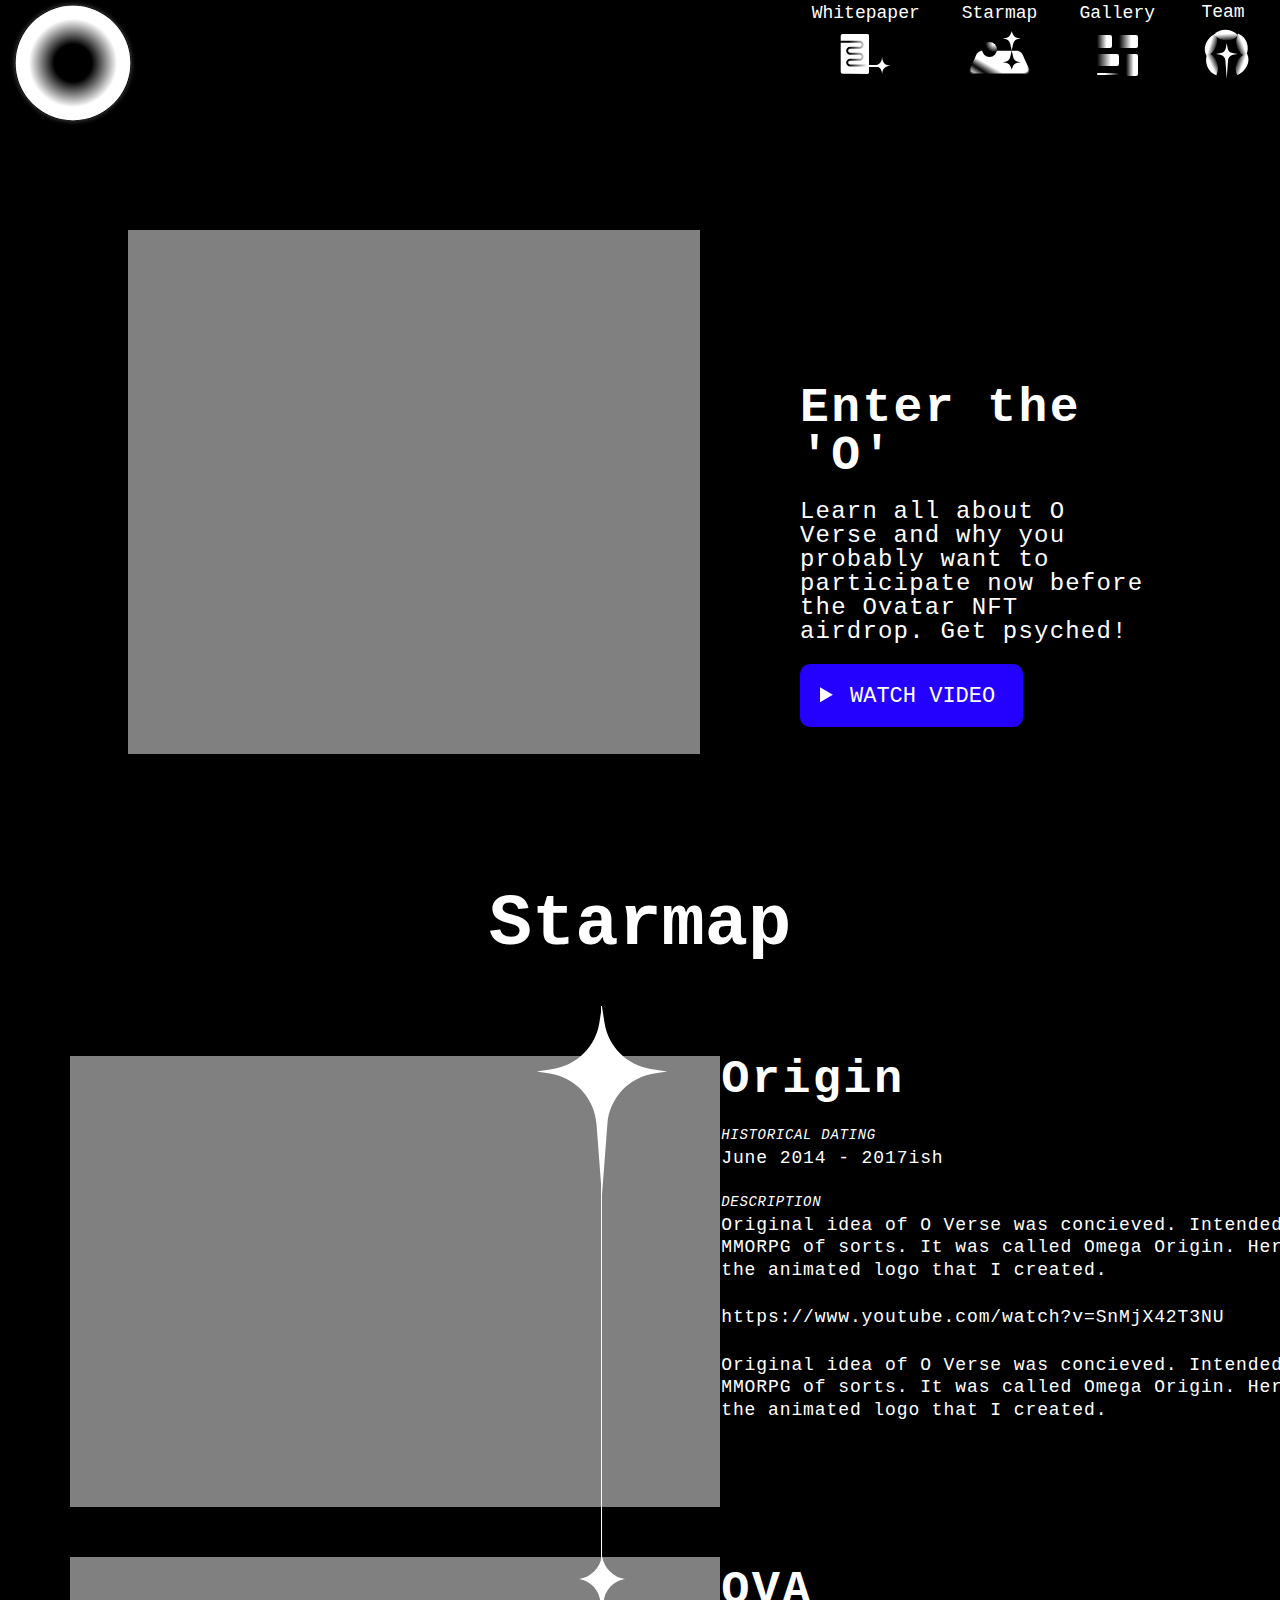
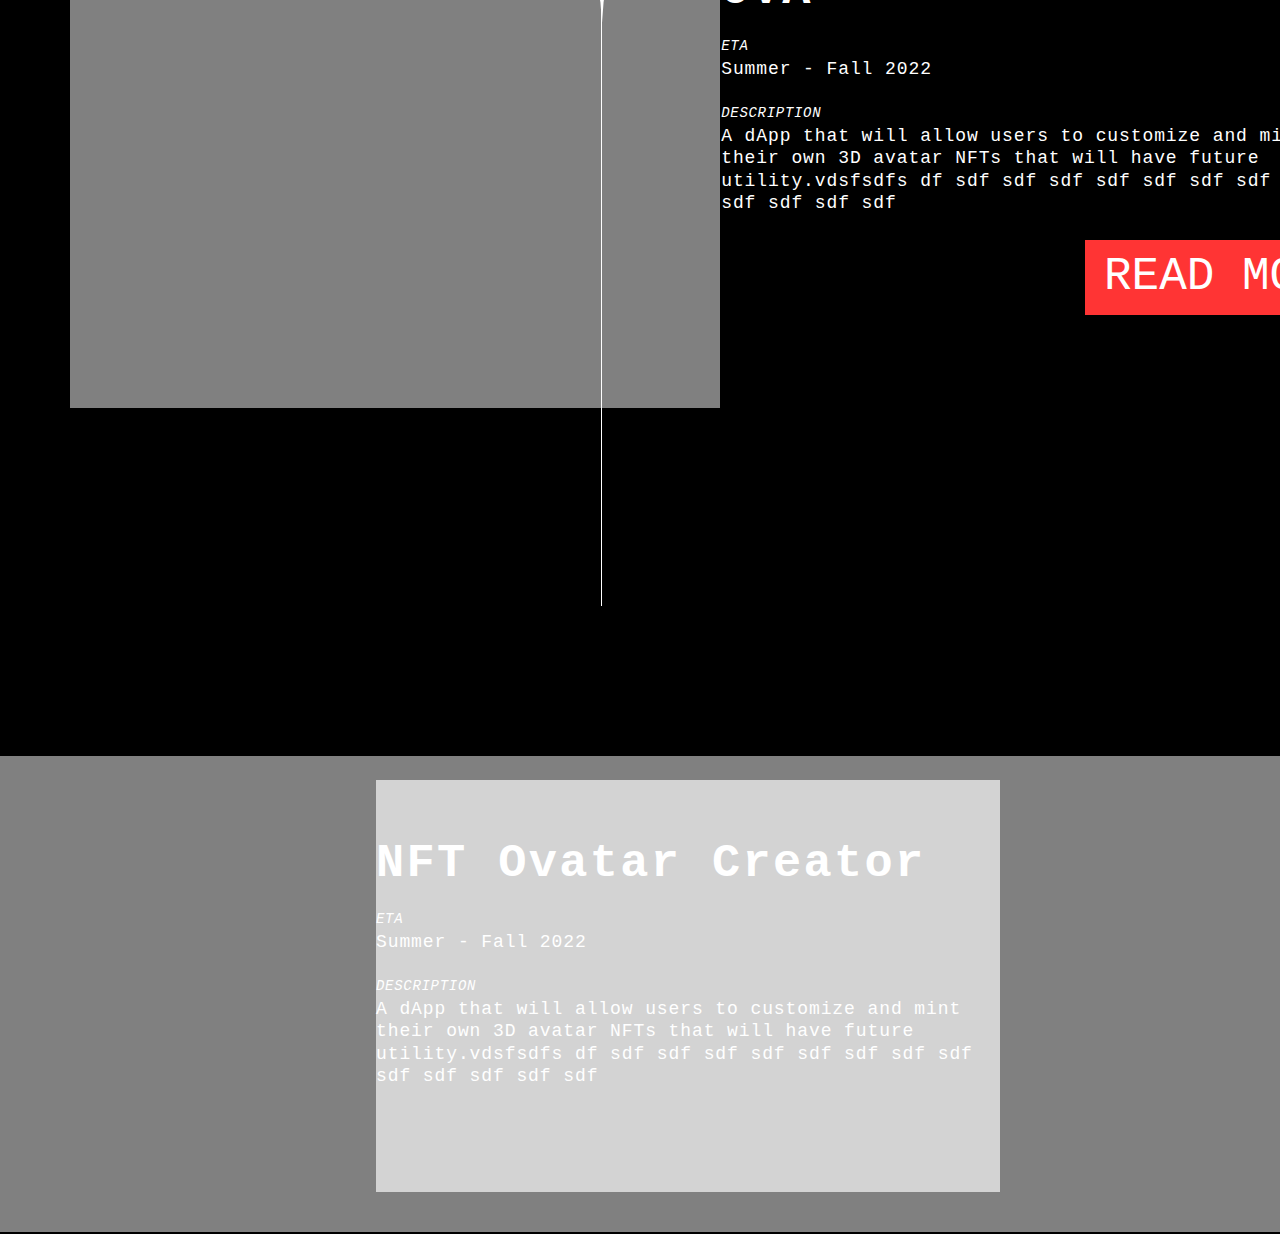
<file: index.html>
<!DOCTYPE html>
<html lang="en">
<head>
    <meta charset="UTF-8">
    <meta http-equiv="X-UA-Compatible" content="IE=edge">
    <meta name="viewport" content="width=device-width, initial-scale=1.0">
    <title>0verse website</title>
    <link rel="stylesheet" href="styles.css">
</head>
<body>
    <div class="navbar-logo-2">
      <img src="images/Ellipse 11.svg">
    </div>
    <nav class="navbar">
        <div class="navbar-container">
          <div class="navbar-logo">
            <div class="logo-animated" id="movelogo">
              <svg class="first-eye" width="126" height="126" viewBox="0 0 126 126" fill="none" xmlns="http://www.w3.org/2000/svg">
              <g filter="url(#filter0_d_189_146)">
              <circle cx="62.9997" cy="63" r="57.4338" transform="rotate(-180 62.9997 63)" fill="url(#paint0_radial_189_146)"/>
              </g>
              <defs>
              <filter id="filter0_d_189_146" x="0.56543" y="0.566132" width="124.868" height="124.868" filterUnits="userSpaceOnUse" color-interpolation-filters="sRGB">
              <feFlood flood-opacity="0" result="BackgroundImageFix"/>
              <feColorMatrix in="SourceAlpha" type="matrix" values="0 0 0 0 0 0 0 0 0 0 0 0 0 0 0 0 0 0 127 0" result="hardAlpha"/>
              <feOffset/>
              <feGaussianBlur stdDeviation="2.5"/>
              <feComposite in2="hardAlpha" operator="out"/>
              <feColorMatrix type="matrix" values="0 0 0 0 1 0 0 0 0 1 0 0 0 0 1 0 0 0 0.3 0"/>
              <feBlend mode="normal" in2="BackgroundImageFix" result="effect1_dropShadow_189_146"/>
              <feBlend mode="normal" in="SourceGraphic" in2="effect1_dropShadow_189_146" result="shape"/>
              </filter>
              <radialGradient id="paint0_radial_189_146" cx="0" cy="0" r="1" gradientUnits="userSpaceOnUse" gradientTransform="translate(62.9997 63) rotate(90) scale(86.8386)">
              <stop offset="0.215245"/>
              <stop offset="0.508418" stop-color="white"/>
              <stop offset="0.650562" stop-color="white"/>
              <stop offset="0.766054"/>
              <stop offset="0.881546"/>
              <stop offset="0.937812" stop-color="white"/>
              <stop offset="1" stop-color="white"/>
              </radialGradient>
              </defs>
              </svg>
              
              
              
              <svg class="second-eye" width="126" height="126" viewBox="0 0 126 126" fill="none" xmlns="http://www.w3.org/2000/svg">
              <g filter="url(#filter0_d_189_148)">
              <circle cx="62.9997" cy="63" r="57.4338" transform="rotate(-180 62.9997 63)" fill="url(#paint0_radial_189_148)"/>
              </g>
              <defs>
              <filter id="filter0_d_189_148" x="0.56543" y="0.566132" width="124.868" height="124.868" filterUnits="userSpaceOnUse" color-interpolation-filters="sRGB">
              <feFlood flood-opacity="0" result="BackgroundImageFix"/>
              <feColorMatrix in="SourceAlpha" type="matrix" values="0 0 0 0 0 0 0 0 0 0 0 0 0 0 0 0 0 0 127 0" result="hardAlpha"/>
              <feOffset/>
              <feGaussianBlur stdDeviation="2.5"/>
              <feComposite in2="hardAlpha" operator="out"/>
              <feColorMatrix type="matrix" values="0 0 0 0 1 0 0 0 0 1 0 0 0 0 1 0 0 0 0.3 0"/>
              <feBlend mode="normal" in2="BackgroundImageFix" result="effect1_dropShadow_189_148"/>
              <feBlend mode="normal" in="SourceGraphic" in2="effect1_dropShadow_189_148" result="shape"/>
              </filter>
              <radialGradient id="paint0_radial_189_148" cx="0" cy="0" r="1" gradientUnits="userSpaceOnUse" gradientTransform="translate(62.9997 63) rotate(90) scale(86.8386)">
              <stop offset="0.465543"/>
              <stop offset="0.62229" stop-color="white"/>
              <stop offset="0.650562" stop-color="white"/>
              <stop offset="0.766054"/>
              <stop offset="0.881546"/>
              <stop offset="0.937812" stop-color="white"/>
              <stop offset="1" stop-color="white"/>
              </radialGradient>
              </defs>
              </svg>
              </div>
              
          </div>
          <ul class="navbar-menu">
            <li class="navbar-item">     
              <a href="#" class="navbar-links">Whitepaper</a>         
              <div class="icon-whitepaper">
                <div class="white-line">
                </div>
                <div class="whitepaper-rectangle-cover">
                </div>
                <div class="whitepaper-rectangle">
               <svg width="29" height="40" viewBox="0 0 29 40" fill="none" xmlns="http://www.w3.org/2000/svg">
              <path fill-rule="evenodd" clip-rule="evenodd" d="M2.71777 0.110107C1.6132 0.110107 0.717773 1.00554 0.717773 2.11011V6.67212H19.7318C21.9367 6.67212 23.7241 8.45954 23.7241 10.6644C23.7241 12.8693 21.9367 14.6568 19.7318 14.6568H10.1492C9.04883 14.6568 8.1568 15.5488 8.1568 16.6492C8.1568 17.7495 9.04883 18.6416 10.1492 18.6416H19.7318C21.9367 18.6416 23.7241 20.429 23.7241 22.6339C23.7241 24.8388 21.9367 26.6262 19.7318 26.6262H10.1492C9.04883 26.6262 8.1568 27.5182 8.1568 28.6186C8.1568 29.719 9.04883 30.611 10.1492 30.611H28.8821V2.11011C28.8821 1.00554 27.9867 0.110107 26.8821 0.110107H2.71777ZM28.8821 32.611H10.1492C7.94426 32.611 6.1568 30.8236 6.1568 28.6186C6.1568 26.4137 7.94427 24.6262 10.1492 24.6262H19.7318C20.8321 24.6262 21.7241 23.7342 21.7241 22.6339C21.7241 21.5336 20.8321 20.6416 19.7318 20.6416H10.1492C7.94426 20.6416 6.1568 18.8541 6.1568 16.6492C6.1568 14.4442 7.94426 12.6568 10.1492 12.6568H19.7318C20.8321 12.6568 21.7241 11.7648 21.7241 10.6644C21.7241 9.56411 20.8321 8.67212 19.7318 8.67212H0.717773V37.7487C0.717773 38.8533 1.6132 39.7487 2.71777 39.7487H26.8821C27.9867 39.7487 28.8821 38.8533 28.8821 37.7487V32.611Z" fill="white"/>
              </svg>
              
                </div>
                
                <div class="whitepaper-white-star">
                  <svg width="20" height="17" viewBox="0 0 20 17" fill="none" xmlns="http://www.w3.org/2000/svg">
              <path d="M11.089 0.331787L11.4162 2.44002C11.8837 5.45257 14.2472 7.8161 17.2598 8.28365L19.368 8.61085L17.2598 8.93805C14.2472 9.4056 11.8837 11.7691 11.4162 14.7817L11.089 16.8899L10.7917 14.9748C10.3099 11.8704 7.81889 9.46716 4.69918 9.09707L0.600586 8.61085L4.69918 8.12463C7.81889 7.75454 10.3099 5.35135 10.7917 2.24693L11.089 0.331787Z" fill="white"/>
              </svg>
              
                </div>
                
                <div class="whitepaper-black-star">
                 <svg width="29" height="29" viewBox="0 0 29 29" fill="none" xmlns="http://www.w3.org/2000/svg">
              <g filter="url(#filter0_i_175_73)">
              <path d="M14.0823 0L15.3745 7.84504C15.7926 10.3829 17.7817 12.3721 20.3196 12.7901L28.1646 14.0823L20.3196 15.3745C17.7817 15.7926 15.7926 17.7817 15.3745 20.3196L14.0823 28.1646L12.7901 20.3196C12.3721 17.7817 10.3829 15.7926 7.84505 15.3745L0 14.0823L7.84504 12.7901C10.3829 12.3721 12.3721 10.3829 12.7901 7.84505L14.0823 0Z" fill="black"/>
              </g>
              <defs>
              <filter id="filter0_i_175_73" x="0" y="0" width="28.165" height="28.1646" filterUnits="userSpaceOnUse" color-interpolation-filters="sRGB">
              <feFlood flood-opacity="0" result="BackgroundImageFix"/>
              <feBlend mode="normal" in="SourceGraphic" in2="BackgroundImageFix" result="shape"/>
              <feColorMatrix in="SourceAlpha" type="matrix" values="0 0 0 0 0 0 0 0 0 0 0 0 0 0 0 0 0 0 127 0" result="hardAlpha"/>
              <feOffset/>
              <feGaussianBlur stdDeviation="1.5"/>
              <feComposite in2="hardAlpha" operator="arithmetic" k2="-1" k3="1"/>
              <feColorMatrix type="matrix" values="0 0 0 0 1 0 0 0 0 1 0 0 0 0 1 0 0 0 1 0"/>
              <feBlend mode="normal" in2="shape" result="effect1_innerShadow_175_73"/>
              </filter>
              </defs>
              </svg>
                </div>
              </div>
              
            </li>
            <li class="navbar-item">
              <a href="index.html" class="navbar-links">
              <p>Starmap</p>
              <div class="icon-starmap">
                <div class="box"></div>
                <div class="sphere"></div>
              
              
              <svg class="starmap-blackstar" width="19" height="20" viewBox="0 0 19 20" fill="none" xmlns="http://www.w3.org/2000/svg">
              <path d="M18.7529 12.2891L16.1242 11.8502C13.722 11.4492 11.8005 9.63582 11.2612 7.26083L9.71057 0.432613L8.15997 7.26081C7.62064 9.6358 5.69917 11.4492 3.29696 11.8502L0.668312 12.2891L3.92925 12.8335C6.00175 13.1795 7.74224 14.5844 8.51769 16.5373L9.71057 19.5414L10.9034 16.5373C11.6789 14.5844 13.4194 13.1795 15.4919 12.8335L18.7529 12.2891Z" fill="black"/>
              </svg>
              <svg class="starmap-whitestar" width="19" height="20" viewBox="0 0 19 20" fill="none" xmlns="http://www.w3.org/2000/svg">
              <path d="M18.7529 7.57588L16.1242 8.01476C13.722 8.41582 11.8005 10.2292 11.2612 12.6042L9.71057 19.4324L8.15997 12.6042C7.62064 10.2292 5.69917 8.41582 3.29696 8.01478L0.668312 7.57593L3.92925 7.03152C6.00175 6.68552 7.74224 5.28059 8.51769 3.32773L9.71057 0.323609L10.9034 3.3277C11.6789 5.28057 13.4194 6.68551 15.4919 7.03149L18.7529 7.57588Z" fill="white"/>
              </svg>
              </div>
              </a>
            </li>
            <li class="navbar-item">
              <a href="#" class="navbar-links">Gallery</a>
              <div class="icon-gallery">
                <div class="rect-1"></div>
                <div class="rect-1-glow"></div>
                <div class="rect-2"></div>
                <div class="rect-2-glow"></div>
                <div class="rect-3"></div>
                <div class="rect-3-glow"></div>
                <div class="rect-4"></div>
                <div class="rect-4-glow"></div>
                <div class="rect-5"></div>
                <div class="rect-5-glow"></div>
              </div>
            </li>
            <li class="navbar-item">
              <a href="team.html" class="navbar-links">
                <p>Team</p>
              <div class="icon-team">
                <div class="ellipse-1"></div>
                <div class="ellipse-2"></div>
                <div class="ellipse-3"></div>
                <div class="ellipse-4"></div>
                <div class="ellipse-5"></div>
                <div class="team-star">
              <svg  width="23" height="36" viewBox="0 0 23 36" fill="none" xmlns="http://www.w3.org/2000/svg">
              <path id="star" d="M11.7131 0.138885L12.6459 5.20225C13.0968 7.64986 15.012 9.56501 17.4596 10.0159L22.5229 10.9487L17.9565 11.7899C15.2699 12.2849 13.2568 14.5321 13.0592 17.2567L11.7131 35.8188L10.367 17.2567C10.1694 14.5321 8.15633 12.2849 5.46977 11.7899L0.90332 10.9487L5.96668 10.0159C8.4143 9.56501 10.3294 7.64986 10.7803 5.20225L11.7131 0.138885Z" fill="white"/>
              </svg>
              </div>
                
              <div class="team-star-2">
                 <svg class="star-two" width="43" height="57" viewBox="0 0 43 57" fill="none" xmlns="http://www.w3.org/2000/svg">
                  <g filter="url(#filter0_d_189_106)">
                    <path d="M21.7131 10.4358L22.6459 15.4991C23.0968 17.9467 25.012 19.8619 27.4596 20.3128L32.5229 21.2456L27.9565 22.0868C25.2699 22.5817 23.2568 24.8289 23.0592 27.5535L21.7131 46.1157L20.367 27.5535C20.1694 24.8289 18.1563 22.5817 15.4698 22.0868L10.9033 21.2456L15.9667 20.3128C18.4143 19.8619 20.3294 17.9467 20.7803 15.4991L21.7131 10.4358Z" fill="white"/>
                  </g>
                  <defs>
                  <filter id="filter0_d_189_106" x="0.90332" y="0.43576" width="41.6191" height="55.6799" filterUnits="userSpaceOnUse" color-interpolation-filters="sRGB">
                  <feFlood flood-opacity="0" result="BackgroundImageFix"/>
                  <feColorMatrix in="SourceAlpha" type="matrix" values="0 0 0 0 0 0 0 0 0 0 0 0 0 0 0 0 0 0 127 0" result="hardAlpha"/>
                  <feOffset/>
                  <feGaussianBlur stdDeviation="5"/>
                  <feComposite in2="hardAlpha" operator="out"/>
                  <feColorMatrix type="matrix" values="0 0 0 0 1 0 0 0 0 1 0 0 0 0 1 0 0 0 1 0"/>
                  <feBlend mode="normal" in2="BackgroundImageFix" result="effect1_dropShadow_189_106"/>
                  <feBlend mode="normal" in="SourceGraphic" in2="effect1_dropShadow_189_106" result="shape"/>
                  </filter>
                  </defs>
                  </svg>
              </div>
              </div>
              </a>
              
            </li> 
          </ul>
        </div>
      </nav>
      <section class="hero">
        <div class="container">
          <div class="content">
            <div class="video"></div>
            <div class="text-wrapper">
              <h3>Enter the 'O'</h3>
              <div class="introduction">
                <p>Learn all about O Verse and why you probably want to participate now before the Ovatar NFT airdrop. Get psyched!</p>
              </div>
              <button class="watch">
                <svg width="13" height="16" viewBox="0 0 13 16" fill="none" xmlns="http://www.w3.org/2000/svg">
                  <path d="M12.8594 7.73342L-0.00079506 15.1582L-0.000794411 0.308593L12.8594 7.73342Z" fill="white"/>
                  </svg>
          
                <p>watch video</p>
              
              </button>
            </div>
          </div>
        </div>
      </section>
      <section class="starmap">
        <div class="container">
          <h1>Starmap</h1>
          <div class="columns">
            <div class="column-1">
              <div class="info-left"></div>
              <div class="info-left"></div>
            </div>
            <div class="column-2">
              <div class="big-star">
                <svg width="132" height="190" viewBox="0 0 132 190" fill="none" xmlns="http://www.w3.org/2000/svg">
                  <path d="M0.593745 65.5106L17.2319 62.9284C41.0069 59.2384 59.6598 40.5856 63.3497 16.8106L65.932 0.172437L68.5142 16.8106C72.2041 40.5856 90.857 59.2384 114.632 62.9284L131.27 65.5106L117.994 67.5711C92.6396 71.5062 73.3318 92.3806 71.3826 117.965L65.932 189.507L60.4813 117.965C58.5321 92.3805 39.2243 71.5062 13.8696 67.5711L0.593745 65.5106Z" fill="white"/>
                  </svg>                  
              </div>
              <div class="starline">
              </div>
              <div class="small-star">
                <svg width="46" height="67" viewBox="0 0 46 67" fill="none" xmlns="http://www.w3.org/2000/svg">
                  <path d="M-1.918e-06 23.1213C11.8571 21.2713 21.1689 11.8601 23 -1.00536e-06C24.8311 11.8601 34.1429 21.2713 46 23.1212C34.3363 24.941 25.4593 34.5497 24.5672 46.3208L23 67L21.4328 46.3208C20.5407 34.5497 11.6637 24.941 -1.918e-06 23.1213Z" fill="white"/>
                  </svg>                  
              </div>
            </div>
            <div class="column-3">
              <div class="info-right">
                <h4>Origin</h4>
                <h5>Historical Dating</h5>
                <p>June 2014 - 2017ish</p>
                <h5>Description</h5>
                <p>Original idea of O Verse was concieved. Intended as an MMORPG of sorts. It was called Omega Origin. Here is the animated logo that I created.</p>
          
                <p> https://www.youtube.com/watch?v=SnMjX42T3NU</p>
                <p>Original idea of O Verse was concieved. Intended as an MMORPG of sorts. It was called Omega Origin. Here is the animated logo that I created.
                </p>
              </div>
              <div class="info-right">
                <h4>OVA</h4>
                <h5>ETA</h5>
                <p>Summer - Fall 2022</p>
                <h5>Description</h5>
                <p>A dApp that will allow users to customize and mint their own 3D avatar NFTs that will have future utility.vdsfsdfs df sdf sdf sdf sdf sdf sdf sdf sdf sdf sdf sdf sdf sdf </p>
                <div class="read-more-wrapper"><button class="read-more">Read more</button></div>
              </div>
            </div>
          </div>
        </div>
      </section>
      <section class="Nft-creator">
        <div class="main-creator">
          <div class="creator-box">
            <h4>NFT Ovatar Creator</h4>
            <h5>ETA</h5>
                <p>Summer - Fall 2022</p>
                <h5>Description</h5>
                <p>A dApp that will allow users to customize and mint their own 3D avatar NFTs that will have future utility.vdsfsdfs df sdf sdf sdf sdf sdf sdf sdf sdf sdf sdf sdf sdf sdf </p>
          </div>
        </div>
      </section>
</body>
</html>
</file>
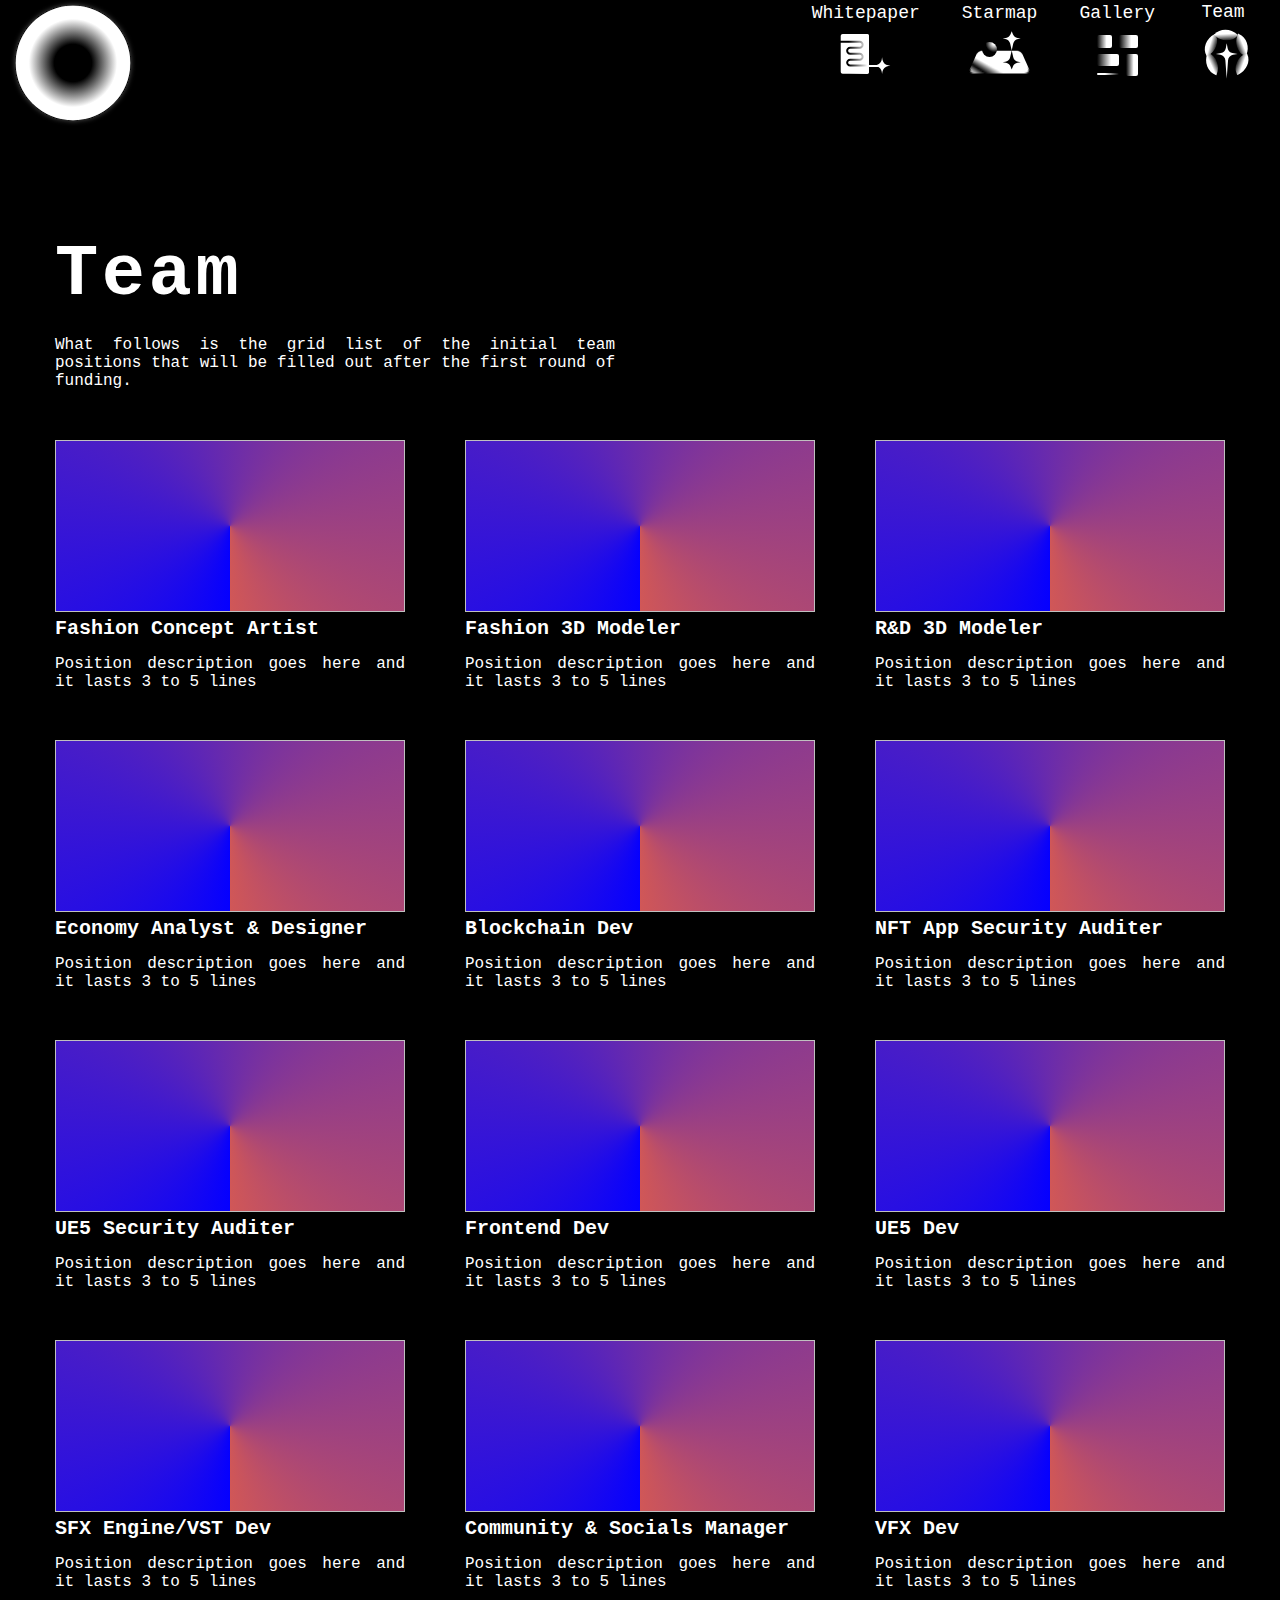
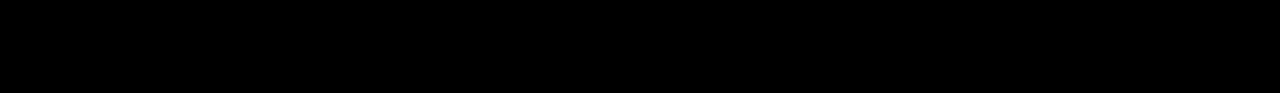
<file: team.html>
<!DOCTYPE html>
<html lang="en">
<head>
    <meta charset="UTF-8">
    <meta http-equiv="X-UA-Compatible" content="IE=edge">
    <meta name="viewport" content="width=device-width, initial-scale=1.0">
    <title>0verse website</title>
    <link rel="stylesheet" href="styles.css">
</head>
<body>
    <div class="navbar-logo-2">
      <img src="images/Ellipse 11.svg">
    </div>
    <nav class="navbar">
        <div class="navbar-container">
          <div class="navbar-logo">
            <div class="logo-animated" id="movelogo">
              <svg class="first-eye" width="126" height="126" viewBox="0 0 126 126" fill="none" xmlns="http://www.w3.org/2000/svg">
              <g filter="url(#filter0_d_189_146)">
              <circle cx="62.9997" cy="63" r="57.4338" transform="rotate(-180 62.9997 63)" fill="url(#paint0_radial_189_146)"/>
              </g>
              <defs>
              <filter id="filter0_d_189_146" x="0.56543" y="0.566132" width="124.868" height="124.868" filterUnits="userSpaceOnUse" color-interpolation-filters="sRGB">
              <feFlood flood-opacity="0" result="BackgroundImageFix"/>
              <feColorMatrix in="SourceAlpha" type="matrix" values="0 0 0 0 0 0 0 0 0 0 0 0 0 0 0 0 0 0 127 0" result="hardAlpha"/>
              <feOffset/>
              <feGaussianBlur stdDeviation="2.5"/>
              <feComposite in2="hardAlpha" operator="out"/>
              <feColorMatrix type="matrix" values="0 0 0 0 1 0 0 0 0 1 0 0 0 0 1 0 0 0 0.3 0"/>
              <feBlend mode="normal" in2="BackgroundImageFix" result="effect1_dropShadow_189_146"/>
              <feBlend mode="normal" in="SourceGraphic" in2="effect1_dropShadow_189_146" result="shape"/>
              </filter>
              <radialGradient id="paint0_radial_189_146" cx="0" cy="0" r="1" gradientUnits="userSpaceOnUse" gradientTransform="translate(62.9997 63) rotate(90) scale(86.8386)">
              <stop offset="0.215245"/>
              <stop offset="0.508418" stop-color="white"/>
              <stop offset="0.650562" stop-color="white"/>
              <stop offset="0.766054"/>
              <stop offset="0.881546"/>
              <stop offset="0.937812" stop-color="white"/>
              <stop offset="1" stop-color="white"/>
              </radialGradient>
              </defs>
              </svg>
        
              
              
              <svg class="second-eye" width="126" height="126" viewBox="0 0 126 126" fill="none" xmlns="http://www.w3.org/2000/svg">
              <g filter="url(#filter0_d_189_148)">
              <circle cx="62.9997" cy="63" r="57.4338" transform="rotate(-180 62.9997 63)" fill="url(#paint0_radial_189_148)"/>
              </g>
              <defs>
              <filter id="filter0_d_189_148" x="0.56543" y="0.566132" width="124.868" height="124.868" filterUnits="userSpaceOnUse" color-interpolation-filters="sRGB">
              <feFlood flood-opacity="0" result="BackgroundImageFix"/>
              <feColorMatrix in="SourceAlpha" type="matrix" values="0 0 0 0 0 0 0 0 0 0 0 0 0 0 0 0 0 0 127 0" result="hardAlpha"/>
              <feOffset/>
              <feGaussianBlur stdDeviation="2.5"/>
              <feComposite in2="hardAlpha" operator="out"/>
              <feColorMatrix type="matrix" values="0 0 0 0 1 0 0 0 0 1 0 0 0 0 1 0 0 0 0.3 0"/>
              <feBlend mode="normal" in2="BackgroundImageFix" result="effect1_dropShadow_189_148"/>
              <feBlend mode="normal" in="SourceGraphic" in2="effect1_dropShadow_189_148" result="shape"/>
              </filter>
              <radialGradient id="paint0_radial_189_148" cx="0" cy="0" r="1" gradientUnits="userSpaceOnUse" gradientTransform="translate(62.9997 63) rotate(90) scale(86.8386)">
              <stop offset="0.465543"/>
              <stop offset="0.62229" stop-color="white"/>
              <stop offset="0.650562" stop-color="white"/>
              <stop offset="0.766054"/>
              <stop offset="0.881546"/>
              <stop offset="0.937812" stop-color="white"/>
              <stop offset="1" stop-color="white"/>
              </radialGradient>
              </defs>
              </svg>
              </div>
          </div>
          <ul class="navbar-menu">
            <li class="navbar-item">     
              <a href="#" class="navbar-links">Whitepaper</a>         
              <div class="icon-whitepaper">
                <div class="white-line">
                </div>
                <div class="whitepaper-rectangle-cover">
                </div>
                <div class="whitepaper-rectangle">
               <svg width="29" height="40" viewBox="0 0 29 40" fill="none" xmlns="http://www.w3.org/2000/svg">
              <path fill-rule="evenodd" clip-rule="evenodd" d="M2.71777 0.110107C1.6132 0.110107 0.717773 1.00554 0.717773 2.11011V6.67212H19.7318C21.9367 6.67212 23.7241 8.45954 23.7241 10.6644C23.7241 12.8693 21.9367 14.6568 19.7318 14.6568H10.1492C9.04883 14.6568 8.1568 15.5488 8.1568 16.6492C8.1568 17.7495 9.04883 18.6416 10.1492 18.6416H19.7318C21.9367 18.6416 23.7241 20.429 23.7241 22.6339C23.7241 24.8388 21.9367 26.6262 19.7318 26.6262H10.1492C9.04883 26.6262 8.1568 27.5182 8.1568 28.6186C8.1568 29.719 9.04883 30.611 10.1492 30.611H28.8821V2.11011C28.8821 1.00554 27.9867 0.110107 26.8821 0.110107H2.71777ZM28.8821 32.611H10.1492C7.94426 32.611 6.1568 30.8236 6.1568 28.6186C6.1568 26.4137 7.94427 24.6262 10.1492 24.6262H19.7318C20.8321 24.6262 21.7241 23.7342 21.7241 22.6339C21.7241 21.5336 20.8321 20.6416 19.7318 20.6416H10.1492C7.94426 20.6416 6.1568 18.8541 6.1568 16.6492C6.1568 14.4442 7.94426 12.6568 10.1492 12.6568H19.7318C20.8321 12.6568 21.7241 11.7648 21.7241 10.6644C21.7241 9.56411 20.8321 8.67212 19.7318 8.67212H0.717773V37.7487C0.717773 38.8533 1.6132 39.7487 2.71777 39.7487H26.8821C27.9867 39.7487 28.8821 38.8533 28.8821 37.7487V32.611Z" fill="white"/>
              </svg>
              
                </div>
                
                <div class="whitepaper-white-star">
                  <svg width="20" height="17" viewBox="0 0 20 17" fill="none" xmlns="http://www.w3.org/2000/svg">
              <path d="M11.089 0.331787L11.4162 2.44002C11.8837 5.45257 14.2472 7.8161 17.2598 8.28365L19.368 8.61085L17.2598 8.93805C14.2472 9.4056 11.8837 11.7691 11.4162 14.7817L11.089 16.8899L10.7917 14.9748C10.3099 11.8704 7.81889 9.46716 4.69918 9.09707L0.600586 8.61085L4.69918 8.12463C7.81889 7.75454 10.3099 5.35135 10.7917 2.24693L11.089 0.331787Z" fill="white"/>
              </svg>
              
                </div>
                
                <div class="whitepaper-black-star">
                 <svg width="29" height="29" viewBox="0 0 29 29" fill="none" xmlns="http://www.w3.org/2000/svg">
              <g filter="url(#filter0_i_175_73)">
              <path d="M14.0823 0L15.3745 7.84504C15.7926 10.3829 17.7817 12.3721 20.3196 12.7901L28.1646 14.0823L20.3196 15.3745C17.7817 15.7926 15.7926 17.7817 15.3745 20.3196L14.0823 28.1646L12.7901 20.3196C12.3721 17.7817 10.3829 15.7926 7.84505 15.3745L0 14.0823L7.84504 12.7901C10.3829 12.3721 12.3721 10.3829 12.7901 7.84505L14.0823 0Z" fill="black"/>
              </g>
              <defs>
              <filter id="filter0_i_175_73" x="0" y="0" width="28.165" height="28.1646" filterUnits="userSpaceOnUse" color-interpolation-filters="sRGB">
              <feFlood flood-opacity="0" result="BackgroundImageFix"/>
              <feBlend mode="normal" in="SourceGraphic" in2="BackgroundImageFix" result="shape"/>
              <feColorMatrix in="SourceAlpha" type="matrix" values="0 0 0 0 0 0 0 0 0 0 0 0 0 0 0 0 0 0 127 0" result="hardAlpha"/>
              <feOffset/>
              <feGaussianBlur stdDeviation="1.5"/>
              <feComposite in2="hardAlpha" operator="arithmetic" k2="-1" k3="1"/>
              <feColorMatrix type="matrix" values="0 0 0 0 1 0 0 0 0 1 0 0 0 0 1 0 0 0 1 0"/>
              <feBlend mode="normal" in2="shape" result="effect1_innerShadow_175_73"/>
              </filter>
              </defs>
              </svg>
                </div>
              </div>
              
            </li>
            <li class="navbar-item">
              <a href="index.html" class="navbar-links">
                  <p>Starmap</p>
              <div class="icon-starmap">
                <div class="box"></div>
                <div class="sphere"></div>
              
              
              <svg class="starmap-blackstar" width="19" height="20" viewBox="0 0 19 20" fill="none" xmlns="http://www.w3.org/2000/svg">
              <path d="M18.7529 12.2891L16.1242 11.8502C13.722 11.4492 11.8005 9.63582 11.2612 7.26083L9.71057 0.432613L8.15997 7.26081C7.62064 9.6358 5.69917 11.4492 3.29696 11.8502L0.668312 12.2891L3.92925 12.8335C6.00175 13.1795 7.74224 14.5844 8.51769 16.5373L9.71057 19.5414L10.9034 16.5373C11.6789 14.5844 13.4194 13.1795 15.4919 12.8335L18.7529 12.2891Z" fill="black"/>
              </svg>
              <svg class="starmap-whitestar" width="19" height="20" viewBox="0 0 19 20" fill="none" xmlns="http://www.w3.org/2000/svg">
              <path d="M18.7529 7.57588L16.1242 8.01476C13.722 8.41582 11.8005 10.2292 11.2612 12.6042L9.71057 19.4324L8.15997 12.6042C7.62064 10.2292 5.69917 8.41582 3.29696 8.01478L0.668312 7.57593L3.92925 7.03152C6.00175 6.68552 7.74224 5.28059 8.51769 3.32773L9.71057 0.323609L10.9034 3.3277C11.6789 5.28057 13.4194 6.68551 15.4919 7.03149L18.7529 7.57588Z" fill="white"/>
              </svg>
              </div>
              </a>
            </li>
            <li class="navbar-item">
              <a href="#" class="navbar-links">Gallery</a>
              <div class="icon-gallery">
                <div class="rect-1"></div>
                <div class="rect-1-glow"></div>
                <div class="rect-2"></div>
                <div class="rect-2-glow"></div>
                <div class="rect-3"></div>
                <div class="rect-3-glow"></div>
                <div class="rect-4"></div>
                <div class="rect-4-glow"></div>
                <div class="rect-5"></div>
                <div class="rect-5-glow"></div>
              </div>
            </li>
            <li class="navbar-item">
              <a href="team.html" class="navbar-links">
                  <p>Team</p>
              <div class="icon-team">
                <div class="ellipse-1"></div>
                <div class="ellipse-2"></div>
                <div class="ellipse-3"></div>
                <div class="ellipse-4"></div>
                <div class="ellipse-5"></div>
                <div class="team-star">
              <svg  width="23" height="36" viewBox="0 0 23 36" fill="none" xmlns="http://www.w3.org/2000/svg">
              <path id="star" d="M11.7131 0.138885L12.6459 5.20225C13.0968 7.64986 15.012 9.56501 17.4596 10.0159L22.5229 10.9487L17.9565 11.7899C15.2699 12.2849 13.2568 14.5321 13.0592 17.2567L11.7131 35.8188L10.367 17.2567C10.1694 14.5321 8.15633 12.2849 5.46977 11.7899L0.90332 10.9487L5.96668 10.0159C8.4143 9.56501 10.3294 7.64986 10.7803 5.20225L11.7131 0.138885Z" fill="white"/>
              </svg>
              </div>
                
              <div class="team-star-2">
                 <svg class="star-two" width="43" height="57" viewBox="0 0 43 57" fill="none" xmlns="http://www.w3.org/2000/svg">
                  <g filter="url(#filter0_d_189_106)">
                    <path d="M21.7131 10.4358L22.6459 15.4991C23.0968 17.9467 25.012 19.8619 27.4596 20.3128L32.5229 21.2456L27.9565 22.0868C25.2699 22.5817 23.2568 24.8289 23.0592 27.5535L21.7131 46.1157L20.367 27.5535C20.1694 24.8289 18.1563 22.5817 15.4698 22.0868L10.9033 21.2456L15.9667 20.3128C18.4143 19.8619 20.3294 17.9467 20.7803 15.4991L21.7131 10.4358Z" fill="white"/>
                  </g>
                  <defs>
                  <filter id="filter0_d_189_106" x="0.90332" y="0.43576" width="41.6191" height="55.6799" filterUnits="userSpaceOnUse" color-interpolation-filters="sRGB">
                  <feFlood flood-opacity="0" result="BackgroundImageFix"/>
                  <feColorMatrix in="SourceAlpha" type="matrix" values="0 0 0 0 0 0 0 0 0 0 0 0 0 0 0 0 0 0 127 0" result="hardAlpha"/>
                  <feOffset/>
                  <feGaussianBlur stdDeviation="5"/>
                  <feComposite in2="hardAlpha" operator="out"/>
                  <feColorMatrix type="matrix" values="0 0 0 0 1 0 0 0 0 1 0 0 0 0 1 0 0 0 1 0"/>
                  <feBlend mode="normal" in2="BackgroundImageFix" result="effect1_dropShadow_189_106"/>
                  <feBlend mode="normal" in="SourceGraphic" in2="effect1_dropShadow_189_106" result="shape"/>
                  </filter>
                  </defs>
                  </svg>
              </div>
              </div>
              </a>
              
            </li> 
          </ul>
        </div>
      </nav>
      <section class="Team">
        <div class="container">
          <div class="grid-section">
                  <div class="grid-collection-wrapper">
                    <h2>Team</h2>
            <p>What follows is the grid list of the initial team positions that will be filled out after the first round of funding.</p>
                    <div class="grid-collection">
                        <div class="team-member">
                          <img>
                          <h6>Fashion Concept Artist</h6>
                          <p class="position-description">Position description goes here and it lasts 3 to 5 lines</p>
                        </div>
                        <div class="team-member">
                          <img>
                          <h6>Fashion 3D Modeler</h6>
                          <p class="position-description">Position description goes here and it lasts 3 to 5 lines</p>
                        </div>
                        <div class="team-member">
                          <img>
                          <h6>R&D 3D Modeler</h6>
                          <p class="position-description">Position description goes here and it lasts 3 to 5 lines</p>
                        </div>
                        <div class="team-member">
                          <img>
                          <h6>Economy Analyst & Designer</h6>
                          <p class="position-description">Position description goes here and it lasts 3 to 5 lines</p>
                        </div>
                        <div class="team-member">
                          <img>
                          <h6>Blockchain Dev</h6>
                          <p class="position-description">Position description goes here and it lasts 3 to 5 lines</p>
                        </div>
                        <div class="team-member">
                          <img>
                          <h6>NFT App Security Auditer</h6>
                          <p class="position-description">Position description goes here and it lasts 3 to 5 lines</p>
                        </div>
                        <div class="team-member">
                          <img>
                          <h6>UE5 Security Auditer</h6>
                          <p class="position-description">Position description goes here and it lasts 3 to 5 lines</p>
                        </div>
                        <div class="team-member">
                          <img>
                          <h6>Frontend Dev</h6>
                          <p class="position-description">Position description goes here and it lasts 3 to 5 lines</p>
                        </div>
                        <div class="team-member">
                          <img>
                          <h6>UE5 Dev</h6>
                          <p class="position-description">Position description goes here and it lasts 3 to 5 lines</p>
                        </div>
                        <div class="team-member">
                          <img>
                          <h6>SFX Engine/VST Dev</h6>
                          <p class="position-description">Position description goes here and it lasts 3 to 5 lines</p>
                        </div>
                        <div class="team-member">
                          <img>
                          <h6>Community & Socials Manager</h6>
                          <p class="position-description">Position description goes here and it lasts 3 to 5 lines</p>
                        </div>
                        <div class="team-member">
                          <img>
                          <h6>VFX Dev</h6>
                          <p class="position-description">Position description goes here and it lasts 3 to 5 lines</p>
                        </div>
                    </div>
                  </div>
          </div>
        </div>
      </section>
</body>
</html>
</file>
<file: styles.css>
*{
    box-sizing: border-box;
    margin: 0;
    padding: 0;
    font-family: 'Source Code Pro', monospace;
    color: #fff;
    text-decoration: none;
}
 body {
     background-color: black;
 }
.navbar {
    height: 80px;
    display: flex;
    justify-content: center;
    align-items: center;
    font-size: 1rem;
    z-index: 999;
}

.navbar-container {
    display: flex; 
    justify-content: space-between;
    height: 80px;
    z-index: 1;
    width: 100%;
    margin: 0 auto;
    padding: 0 10px;
}
.navbar-logo {
    display: flex;
    height: 80px;
}

.navbar-logo-2{
    display: none;
    height: 80px;
}

.navbar-menu {
    display: flex;
    align-items: center;
    list-style: none;
    text-align: center;
}

.navbar-item {
    display: flex;
    padding: 5px;
    text-align: center;
    flex-direction: column;
    align-items: center;
}

.navbar-links {
    display: flex;
    flex-direction: column;
    align-items: center;
    justify-content: space-evenly;
    text-decoration: none;
    font-size: 18px;
    padding: 0 1rem;
    height: 100%;
}


.navbar-item img {
    height: 49px;
    padding-top: 10px;
}

/*animations*/

/*whitepaper*/
@property --a {
  syntax: '<percentage>';
  inherits: false;
  initial-value: 10%;
}
@property --b {
  syntax: '<percentage>';
  inherits: false;
  initial-value: 60%;
}
@property --c {
  syntax: '<percentage>';
  inherits: false;
  initial-value: 100%;
}

body {
  background-color: black;
}

.icon-whitepaper {
  width: 52px;
  height: 49px;
  position: relative;
  display: flex;
  margin-top: 5px;
  top: 6px;
}

.whitepaper-rectangle-cover {
  --a: 5%;
  --b: 70%;
  --c: 100%;
  
  position: absolute;
  background: linear-gradient(270deg, #FFFFFF var(--a), #000000 var(--b), #000000 var(--c));
  top: 0;
  left: 0.5px;
  width: 29px;
  height: 40px;
  z-index: -1;
  border-radius: 2px;
  box-shadow: 0px 0px 4px 4px rgba(255,255,255, 0);
  transition: --x 0.5s 0.2s, --y 0.5s, box-shadow 0.7s 0.2s;
}

.icon-whitepaper:hover .whitepaper-rectangle-cover {
  --a: 100%;
  --b: 100%; 
   box-shadow: 0px 0px 4px 4px rgba(255,255,255, 0.25);
}

.white-line {
  position: absolute;
  top: 30.5px;
  left: 28px;
  width: 10px;
  height: 2px;
  background-color: white;
  transition: transform 0.7s;
}

.icon-whitepaper:hover .white-line {
  transform: translateX(-18px);
}

.whitepaper-white-star {
  position: absolute;
  top: 23px;
  left: 31px;
  transition: transform 0.7s;
}

.icon-whitepaper:hover .whitepaper-white-star {
  transform: translateX(-21px);
}

.whitepaper-black-star  {
  position: absolute;
  top: -22px;
  left: 1px;
  opacity: 0;
  transition: transform 0.7s, opacity 0.7s;
  
}

.icon-whitepaper:hover .whitepaper-black-star {
  transform: translateY(28px);
  opacity: 100%;
  
}
  /*starmap*/
  
  @property --d {
    syntax: '<percentage>';
    inherits: false;
    initial-value: 3%;
  }
  @property --e {
    syntax: '<percentage>';
    inherits: false;
    initial-value: 15%;
  }
  @property --f {
    syntax: '<percentage>';
    inherits: false;
    initial-value: 30%;
  }
  
  @property --g {
    syntax: '<percentage>';
    inherits: false;
    initial-value: 30%;
  }
  
  @property --h {
    syntax: '<percentage>';
    inherits: false;
    initial-value: 17.75%;
  }
  
  @property --i {
    syntax: '<percentage>';
    inherits: false;
    initial-value: 100%;
  }
 
  .icon-starmap {
    position: relative;
    width: 65px;
    height: 40px;
    top: 15px;
    margin-top: 14px;
    top: 2px;
  }
   .icon-starmap .box {
    --d:3%;
    --e:15%;
    --f:30%;
  
    width: 51px;
    height: 22px;
    transform: perspective(1px) rotateX(1deg);
    margin: 10px auto;
    border-radius: 5px;
    background: linear-gradient(25deg, white var(--d), black var(--e), white var(--f));
    transition:--d 0.7s,--e 0.7s 0.2s,--f 0.7s 0.2s, 
      box-shadow 0.2s 0.2s;
    }
  
  .icon-starmap:hover .box {
    --d: 10%;
    --e: 250%;
    --f: 150%;
    box-shadow: 0 -6px 20px #FFF; 
  }
  
  .icon-starmap .sphere {
    --h:17.75%;
    --i:100%;
    width: 15px;
    height: 15px;
    border-radius: 50%;
    background: radial-gradient(59.05% 59.05% at 17.7% 91.06%, #FFFFFF var(--h), #000000 var(--i));
    transform: rotate(180deg);
    position: absolute;
    top: 3px;
    left: 15px;
    transition: box-shadow 0.2s 0.2s,
                --h 0.7s,--i 0.7s,
                transform 0.5s;
  }
  
  .icon-starmap:hover .sphere {
    box-shadow: 0 4px 15px 5px #FFF;
    transform: translateX(8px);
  }
  
  .starmap-blackstar {
    position: absolute;
    top: 11px;
    left: 35px;
    transition: transform 0.5s ease-in;
  }
  
  .starmap-whitestar {
    position: absolute;
    top: -8px;
    left: 35px;
    transition: transform 0.5s ease-in;
    z-index: -1;
  }
  
  .icon-starmap:hover .starmap-whitestar {
    transform: translateY(19px);
  }
  
  .icon-starmap:hover .starmap-blackstar {
    transform: translateY(-37px);
  }
  
/*gallery*/

@property --j {
  syntax: '<percentage>';
  inherits: false;
  initial-value: 36%;
}
@property --k {
  syntax: '<percentage>';
  inherits: false;
  initial-value: 100%;
}

.icon-gallery {
  width: 41px;
  height: 40px;
  position: relative;
  margin-top: 15px;
  top: -3px;
}

.rect-1 {
  width: 15px;
  height: 13px;
  background: linear-gradient(270deg, #FFFFFF var(--j), #000000 var(--k));
  border-radius: 2px;
  position: absolute;
  top: 0;
  left: 0;
  z-index: 1;
  transition: --j 0.7s,--k 0.7s;
}

.icon-gallery:hover .rect-1 {
  --j: 100%;
  --k: 100%;
}

.rect-1-glow {
  width: 15px;
  height: 7px;
  background-color: white;
  border-radius: 2px;
  position: absolute;
  top: 0;
  left: 0;
  box-shadow: 0px 0px 4px 4px rgba(255,255,255, 0.25);
  opacity: 0;
  transition: opacity 0.7s 0.5s;
}

.icon-gallery:hover .rect-1-glow {
  opacity: 100%;
}

.rect-2 {
  width: 19px;
  height: 13px;
  background: linear-gradient(270deg, #FFFFFF var(--j), #000000 var(--k));
  border-radius: 2px;
  position: absolute;
  top: 0;
  left: 22px;
  z-index: 1;
  transition: --j 0.7s,--k 0.7s;
}

.icon-gallery:hover .rect-2 {
 --j: 100%;
  --k: 100%;
}

.rect-2-glow {
  width: 19px;
  height: 6px;
  background-color: white;
  border-radius: 2px;
  position: absolute;
  top: 0;
  left: 22px;
  box-shadow: 0px 0px 4px 4px rgba(255,255,255, 0.25);
  opacity: 0;
  transition: opacity 0.7s 0.5s;
}

.icon-gallery:hover .rect-2-glow {
  opacity: 100%;
}

.rect-3 {
  width: 22px;
  height: 12px;
  background: linear-gradient(270deg, #FFFFFF var(--j), #000000 var(--k));
  border-radius: 2px;
  position: absolute;
  top: 19px;
  left: 0;
  z-index: 1;
  transition: --j 0.7s,--k 0.7s;
}

.icon-gallery:hover .rect-3 {
  --j: 100%;
  --k: 100%;
}

.rect-3-glow {
  width: 5px;
  height: 12px;
  background-color: white;
  border-radius: 2px;
  position: absolute;
  top: 19px;
  left: 0;
  box-shadow: 0px 0px 4px 4px rgba(255,255,255, 0.25);
  opacity: 0;
  transition: opacity 0.7s 0.5s;
}

.icon-gallery:hover .rect-3-glow {
  opacity: 100%;
}

.rect-4 {
  width: 12px;
  height: 22px;
  background: linear-gradient(270deg, #FFFFFF var(--j), #000000 var(--k));
  border-radius: 2px;
  position: absolute;
  top: 19px;
  left: 29px;
  z-index: 1;
  transition:--j 0.7s,--k 0.7s, height 0.7s;
}

.icon-gallery:hover .rect-4 {
  --j: 100%;
  --k: 100%;
  height: 12px;
}

.rect-4-glow {
  width: 7px;
  height: 12px;
  background-color: white;
  border-radius: 2px;
  position: absolute;
  top: 19px;
  left: 34px;
  box-shadow: 0px 0px 4px 4px rgba(255,255,255, 0.25);
  opacity: 0;
  transition: opacity 0.7s 0.5s;
}

.icon-gallery:hover .rect-4-glow {
  opacity: 100%;
}

.rect-5 {
  width: 22px;
  height: 2.5px;
  background: linear-gradient(90deg, #FFFFFF var(--j), #000000 var(--k));
  border-radius: 2px;
  position: absolute;
  top: 38px;
  left: 0;
  z-index: 1;
  transition:--j 0.7s,--k 0.7s, width 0.7s;
}

.icon-gallery:hover .rect-5 {
  --j: 100%;
  --k: 100%;
  width: 41px;
}

.rect-5-glow {
  width: 22px;
  height: 2.5px;
  background-color: white;
  border-radius: 2px;
  position: absolute;
  top: 38px;
  left: 0;
  box-shadow: 0px 0px 4px 4px rgba(255,255,255, 0.25);
  opacity: 0;
  transition: opacity 0.7s 0.2s, width 0.7s;
}

.icon-gallery:hover .rect-5-glow {
  opacity: 100%;
  width: 40px;
}
  
  /*team*/

  @property --l {
    syntax: '<percentage>';
    inherits: false;
    initial-value: 45.32%;
  }
  @property --m {
    syntax: '<percentage>';
    inherits: false;
    initial-value: 75.68%;
  }
  
  .icon-team {
    width: 52px;
    height: 49px;
    position: relative;
    margin-top: 8px;
    top: 2px;
  }
  
  .ellipse-1 {
    --l: 45.32%;
    --m: 75.68%;
    
    position: absolute;
    width: 18px;
    height: 16px;
    left: 6px;
    top: 24px;
    border-radius: 95% 0;
    background: linear-gradient(315deg, #FFFFFF var(--l), #000000 var(--m));
    transition:--l 0.7s,--m 0.7s;
    transform: rotate(110deg);
  }
  
  .icon-team:hover .ellipse-1{
    --l: 35%;
    --m: 55%;
  }
  
  .ellipse-2 {
  position: absolute;
  width: 18px;
  height: 16px;
  left: 5px;
  top: 5px;
  border-radius: 95% 0;
  background: linear-gradient(315deg, #FFFFFF var(--l), #000000 var(--m));
  transition:--l 0.7s,--m 0.7s;
  transform: rotate(-208deg);
  }
  
  .icon-team:hover .ellipse-2{
    --l: 35%;
    --m: 55%;
  }
  
  .ellipse-3 {
  position: absolute;
  width: 18px;
  height: 16px;
  left: 20.3px;
  top: -5px;
  border-radius: 95% 0;
  background: linear-gradient(315deg, #FFFFFF var(--l), #000000 var(--m));
  transition:--l 0.7s,--m 0.7s;
  transform: rotate(222deg);
  }
  
  .icon-team:hover .ellipse-3{
    --l: 35%;
    --m: 55%;
  }
  
  .ellipse-4 {
  position: absolute;
  width: 18px;
  height: 16px;
  left: 36px;
  top: 5px;
  border-radius: 95% 0;
  background: linear-gradient(315deg, #FFFFFF var(--l), #000000 var(--m));
  transition:--l 0.7s,--m 0.7s;
  transform: rotate(-67deg);
  }
  
  .icon-team:hover .ellipse-4{
    --l: 35%;
    --m: 55%;
  }
  
  .ellipse-5 {
  position: absolute;
  width: 18px;
  height: 16px;
  left: 36px;
  top: 24px;
  border-radius: 95% 0;
  background: linear-gradient(315deg, #FFFFFF var(--l), #000000 var(--m));
  transition:--l 0.7s,--m 0.7s;
  transform: rotate(-25deg);
  }
  
  .icon-team:hover .ellipse-5{
    --l: 35%;
    --m: 55%;
  }
  
  .team-star {
    position: absolute;
    top: 11px; 
    left: 18px;
    transition: transform 0.7s ease-in-out;
  }
  
  .icon-team:hover .team-star {
    transform: translateY(-5px);
  }
  
  .team-star-2 {
    position: absolute;
    top: 1px; 
    left: 8px;
    transition: transform 0.7s ease-in-out, opacity 0.7s 0.2s ease-in-out;
    opacity: 0;
  }
  
  .icon-team:hover .team-star-2 {
    transform: translateY(-5px);
    opacity: 100%;
  }
  
  

  /*logo*/

  .logo-animated {
    position: relative;
    width: 80px;
    height: 80px;
  }
  
  #movelogo .first-eye {
    position: absolute;
    transition: opacity 0.7s ease-in-out;
  }
  
  #movelogo .second-eye {
    position: absolute;
    opacity: 0;
    transition: opacity 0.7s ease-in-out;
  }
  
  #movelogo:hover .first-eye {
    opacity: 0;
  }
  
  #movelogo:hover .second-eye {
    opacity: 100%;
  }
  

  /*MAIN CONTENT*/

  .container {
    width: 100%;
    max-width: 1920px;
    margin: 150px auto;
    height: auto;
  }

  .content {
    width: 80%;
    margin: 0 auto;
    display: flex;
    flex-direction: row;
    justify-content: space-between;
  }

  .video {
    width: 949px;
    height: 524px;
    background-color: grey;
  }

  .text-wrapper {
    width: 584px;
    height: 200px;
    margin-top: 15%;
    margin-left: 100px;
  }

  h3 {
    font-style: normal;
    font-weight: 600;
    font-size: 48px;
    line-height: 48px;
    letter-spacing: 0.05em;
    margin-bottom: 20px;
  }

  .introduction {
    font-family: 'Proxima Nova';
    font-style: normal;
    font-weight: 400;
    font-size: 24px;
    line-height: 24px;
    letter-spacing: 0.05em;
  }

  .watch {
    width: 222.86px;
    height: 63px;
    display: flex;
    flex-wrap: wrap;
    align-content: space-between;
    justify-content: space-evenly;
    align-items: center;
    flex-direction: column;
    padding: 20px 30px;
    background: #2400FF;
    font-size: 22px;
    text-transform: uppercase;
    text-align: center;
    border-radius: 10px;
    border: none;
    margin-top: 20px;
  }

  .watch p {
    margin-left: 17px;
  }

  .watch svg {
    margin-left: -10px;
  }

  h1 {
    text-align: center;
    font-size: 72px;
    margin-bottom: 40px;
    margin-top: -20px;
  }

  .columns {
    width: 100%;
    height: auto;
    margin: 0 auto;
    display: flex;
    flex-direction: row;
  }

  .column-1 {
    width: 40%;
  }

  .info-left {
    margin: 50px 0 50px 70px;
    width: 650px;
    height: 451px;
    background-color: grey;
  }

  .info-right {
    margin: 50px 0 260px 30px;
    width: 650px;
    height: 251px;
  }

  .column-2 {
    display: flex;
    width: 20%;
    flex-direction: column;
    align-content: flex-start;
    align-items: center;
    position: relative;
  }

  .column-3 {
    width: 46%;
  }

  h4 {
    font-style: normal;
    font-weight: 600;
    font-size: 46.9853px;
    line-height: 47px;
    letter-spacing: 0.05em;
    margin-bottom: 25px;
  }

  h5 {
    font-style: italic;
    font-weight: 300;
    font-size: 14px;
    line-height: 14px;
    letter-spacing: 0.05em;
    text-transform: uppercase;
    margin-bottom: 5px;
  }

  .info-right p, .creator-box p {
    font-style: normal;
    font-weight: 400;
    font-size: 18px;
    line-height: 125%;
    letter-spacing: 0.05em;
    margin-bottom: 25px;
  }

  .big-star {
    position: absolute;
    top: 0;
  }

  .small-star {
    position: absolute;
    top: 550px;
  }
  
  .starline {
    width: 1px;
    height: 1200px;
    background-color: white;
  }

  .read-more-wrapper {
    display: flex ;
    flex-direction: row-reverse;
  }

  .read-more {
    width: 286px;
    height: 75px;
    background-color: #FF3434;
    border: none;
    font-size: 46px;
    text-transform: uppercase;
  }

  .main-creator {
    width: 100%;
    height: 476px;
    background-color: grey;
    display: flex;
    flex-direction: row-reverse;
  }
 
  .creator-box {
    width: 624px;
    height: 412px;
    background-color: lightgray;
    margin: 24px 280px 40px 0;
    padding-top: 60px;
  }


  .grid-section {
    width: 100%;
    margin: 0 auto;
    height: auto;
  }

  .grid-section p {
    padding-top: 15px;
    width: 560px;
    text-align: justify;
  }

  .grid-collection-wrapper{
    width: 1170px;
    margin: 0 auto;
  }
  .grid-collection {
    width: 1170px;
    margin: 50px auto;
    display: grid;
    grid-template-columns: 350px 350px 350px;
    grid-template-rows: 200px 200px 200px;
    column-gap: 60px;
    row-gap: 100px;
  }

  .team-member {
    width: 350px;
    height: 200px;
  }

  .team-member img {
    height: 172.47837829589844px;
    width: 350px;
    background: conic-gradient(from 180deg at 50% 50%, #0500FF 0deg, #D05757 360deg);
  }

 

  .grid-collection .position-description {
    width: 350px;
    font-size: 16px;
  }

  h6 {
    font-size: 20px;
  }

  h2 {
    text-align: left;
    font-style: normal;
    font-weight: 600;
    font-size: 72px;
    line-height: 91px;
    letter-spacing: 0.05em;
    width: 1170px;
  }
            

@media screen and (max-width: 869px){
    .navbar-links {
        font-size: 14px;
    }
}

@media screen and (max-width: 650px){
    .navbar-menu {
        width: 100%;
        justify-content: center;
        transform: scale(1);
    }
    .navbar {
        position: fixed;
        bottom: 0;
        left: 0;
        margin: 0 auto;
        width: 100%;  
    }
    
}

@media screen and (max-width: 489px){
    .navbar-logo {
        display: none;
    }
    .navbar-logo-2 {
        display: flex;
        height: 80px;
        position: absolute;
        top: 10px;
        left: 40%;
    }
    .navbar-menu {
        width: 100%;
        justify-content: space-evenly;
        transform: scale(1);
    }
    .navbar {
        position: fixed;
        bottom: 0;
        left: 0;
        margin: 0 auto;
        width: 100%;
        
    }
    
}

@media screen and (max-width: 370px){
    .navbar-menu {
        width: 100%;
        justify-content: space-evenly;
        transform: scale(0.9);
    }
    
    
}
</file>
